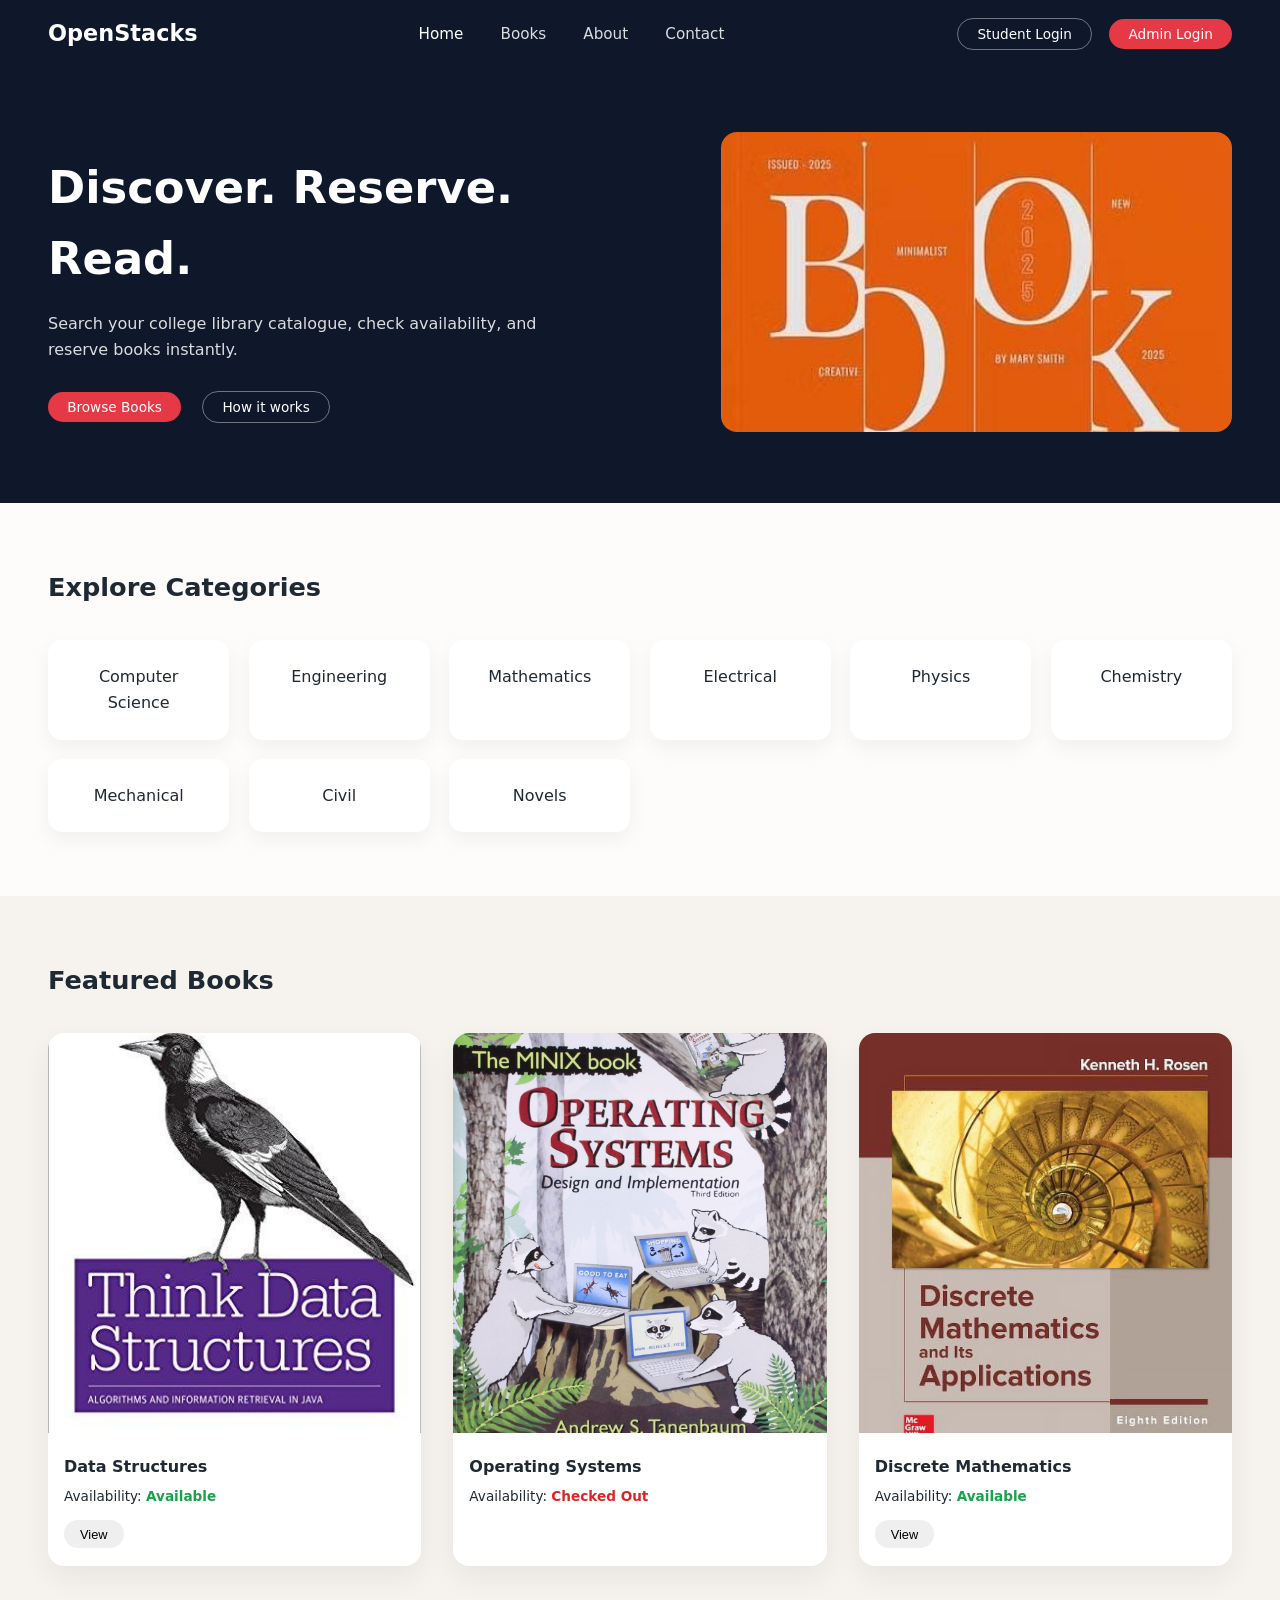
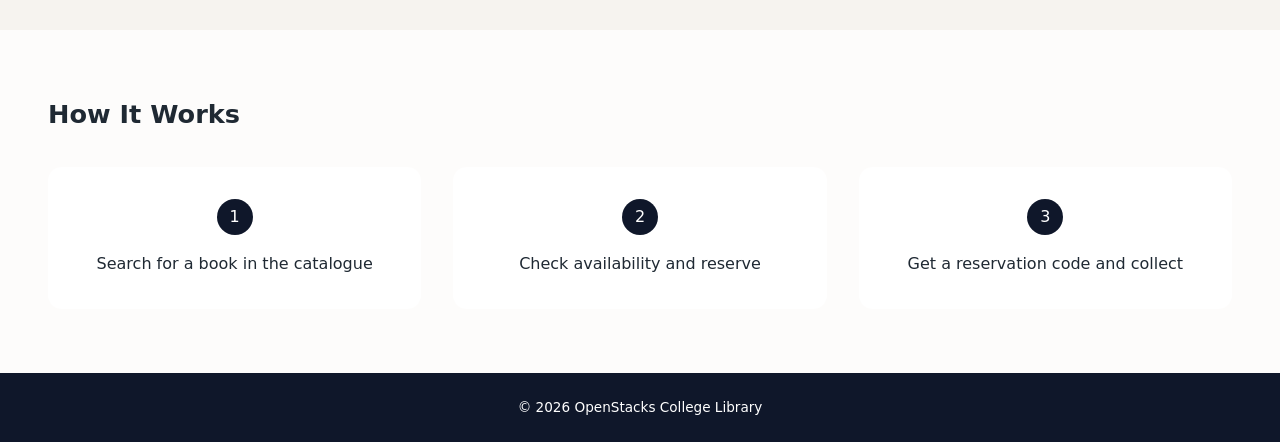
<file: index.html>
<!DOCTYPE html>
<html lang="en">
<head>
  <meta charset="UTF-8" />
  <meta name="viewport" content="width=device-width, initial-scale=1.0" />
  <title>OpenStacks</title>
  <link rel="stylesheet" href="style.css" />
  <link rel="shortcut icon" href="images/favicon.ico" type="image/x-icon">
</head>
<body>
  <!-- Header / Navbar -->
  <header class="navbar">
    <div class="logo">OpenStacks</div>
    <nav>
      <a href="index.html" class="active">Home</a>
      <a href="books/books.html">Books</a>
      <a href="about/about.html">About</a>
      <a href="contact/contact.html">Contact</a>
    </nav>
    <div class="auth">
      <a href="Login/student-login.html" class="btn ghost">Student Login</a>
      <a href="Login/admin-login.html" class="btn primary">Admin Login</a>
    </div>
  </header>

  <!-- Hero Section -->
  <section class="hero">
    <div class="hero-text">
      <h1>Discover. Reserve. Read.</h1>
      <p>
        Search your college library catalogue, check availability, and reserve
        books instantly.
      </p>
      <div class="hero-actions">
        <a href="books/books.html" class="btn primary">Browse Books</a>
        <a href="#how" class="btn ghost">How it works</a>
      </div>
    </div>
    <div class="hero-image">
      <img src="images/library-hero.jpeg" alt="Library illustration"  height= "300px"/>
    </div>
  </section>

  <!-- Categories -->
  <section class="categories">
    <h2>Explore Categories</h2>
    <div class="category-grid">
      <div class="category-card">Computer Science</div>
      <div class="category-card">Engineering</div>
      <div class="category-card">Mathematics</div>
      <div class="category-card">Electrical</div>
      <div class="category-card">Physics</div>
      <div class="category-card">Chemistry</div>
      <div class="category-card">Mechanical</div>
      <div class="category-card">Civil</div>
      <div class="category-card">Novels</div>
    </div>
  </section>

  <!-- Featured Books -->
  <section class="featured">
    <h2>Featured Books</h2>
    <div class="book-grid">
      <div class="book-card">
        <img src="images/book1.jpeg" alt="Book" />
        <h3>Data Structures</h3>
        <p>Availability: <span class="available">Available</span></p>
        <button class="btn small">View</button>
      </div>
      <div class="book-card">
        <img src="images/book2.jpeg" alt="Book" />
        <h3>Operating Systems</h3>
        <p>Availability: <span class="unavailable">Checked Out</span></p>
        <button class="btn small ghost">View</button>
      </div>
      <div class="book-card">
        <img src="images/book3.jpeg" alt="Book" />
        <h3>Discrete Mathematics</h3>
        <p>Availability: <span class="available">Available</span></p>
        <button class="btn small">View</button>
      </div>
    </div>
  </section>

  <!-- How It Works -->
  <section class="how" id="how">
    <h2>How It Works</h2>
    <div class="steps">
      <div class="step">
        <span>1</span>
        <p>Search for a book in the catalogue</p>
      </div>
      <div class="step">
        <span>2</span>
        <p>Check availability and reserve</p>
      </div>
      <div class="step">
        <span>3</span>
        <p>Get a reservation code and collect</p>
      </div>
    </div>
  </section>

  <!-- Footer -->
  <footer class="footer">
    <p>© 2026 OpenStacks College Library</p>
  </footer>
</body>
</html>
</file>
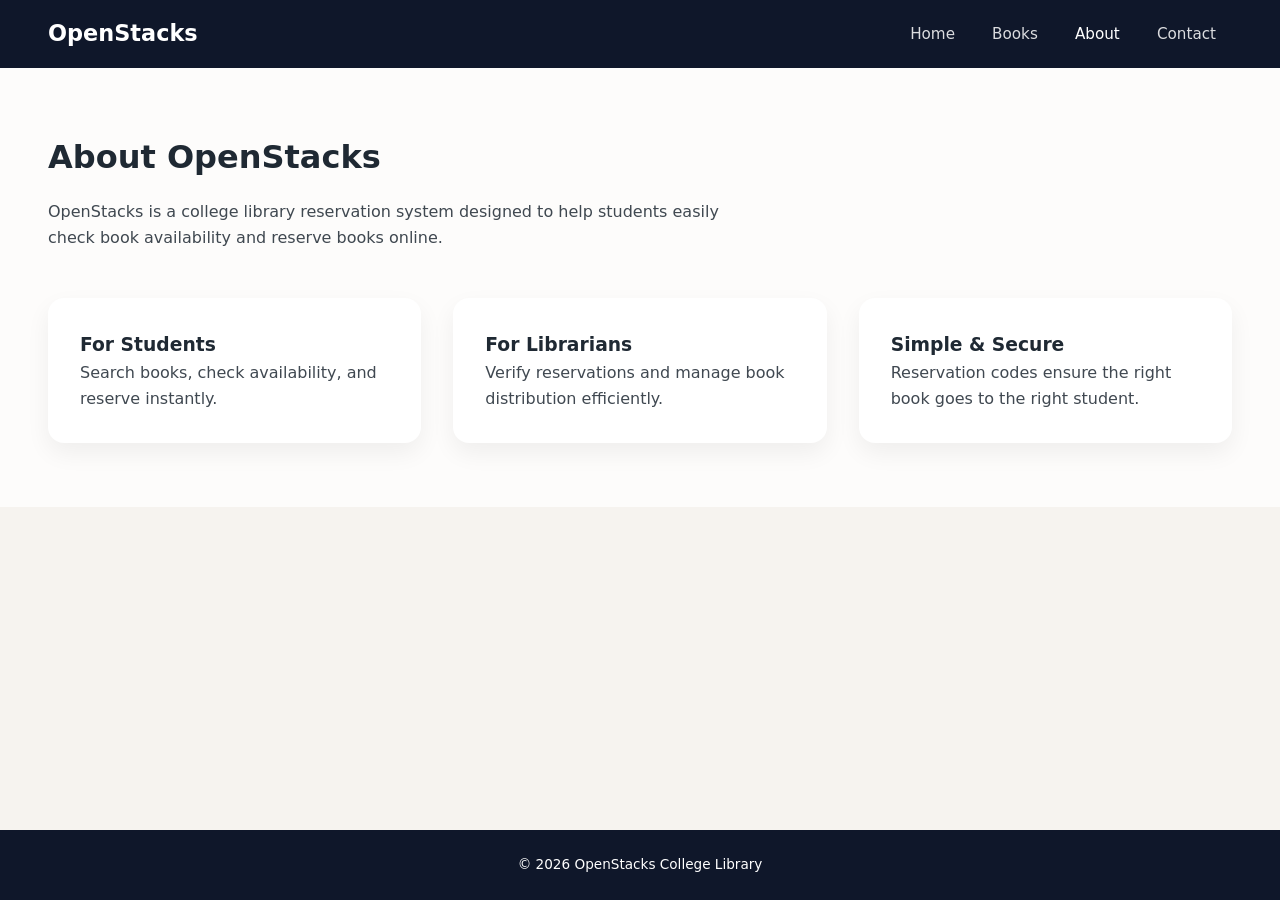
<file: about/about.html>
<!DOCTYPE html>
<html lang="en">
<head>
    <meta charset="UTF-8">
    <meta name="viewport" content="width=device-width, initial-scale=1.0">
    <title>About</title>
  <link rel="stylesheet" href="../style.css">
  <link rel="stylesheet" href="about.css">
</head>
<body>
    <header class="navbar">
  <div class="logo">OpenStacks</div>
  <nav>
    <a href="../index.html">Home</a>
    <a href="../books/books.html">Books</a>
    <a href="about.html" class="active">About</a>
    <a href="../contact/contact.html">Contact</a>
  </nav>
</header>
<main class="page-content">
  <section class="about">
    <h1>About OpenStacks</h1>
    <p>
      OpenStacks is a college library reservation system designed to help students
      easily check book availability and reserve books online.
    </p>

    <div class="about-grid">
      <div class="about-card">
        <h3>For Students</h3>
        <p>Search books, check availability, and reserve instantly.</p>
      </div>
      <div class="about-card">
        <h3>For Librarians</h3>
        <p>Verify reservations and manage book distribution efficiently.</p>
      </div>
      <div class="about-card">
        <h3>Simple & Secure</h3>
        <p>Reservation codes ensure the right book goes to the right student.</p>
      </div>
    </div>
  </section>
</main>
<footer class="footer">
  <p>© 2026 OpenStacks College Library</p>
</footer>

    
</body>
</html>
</file>
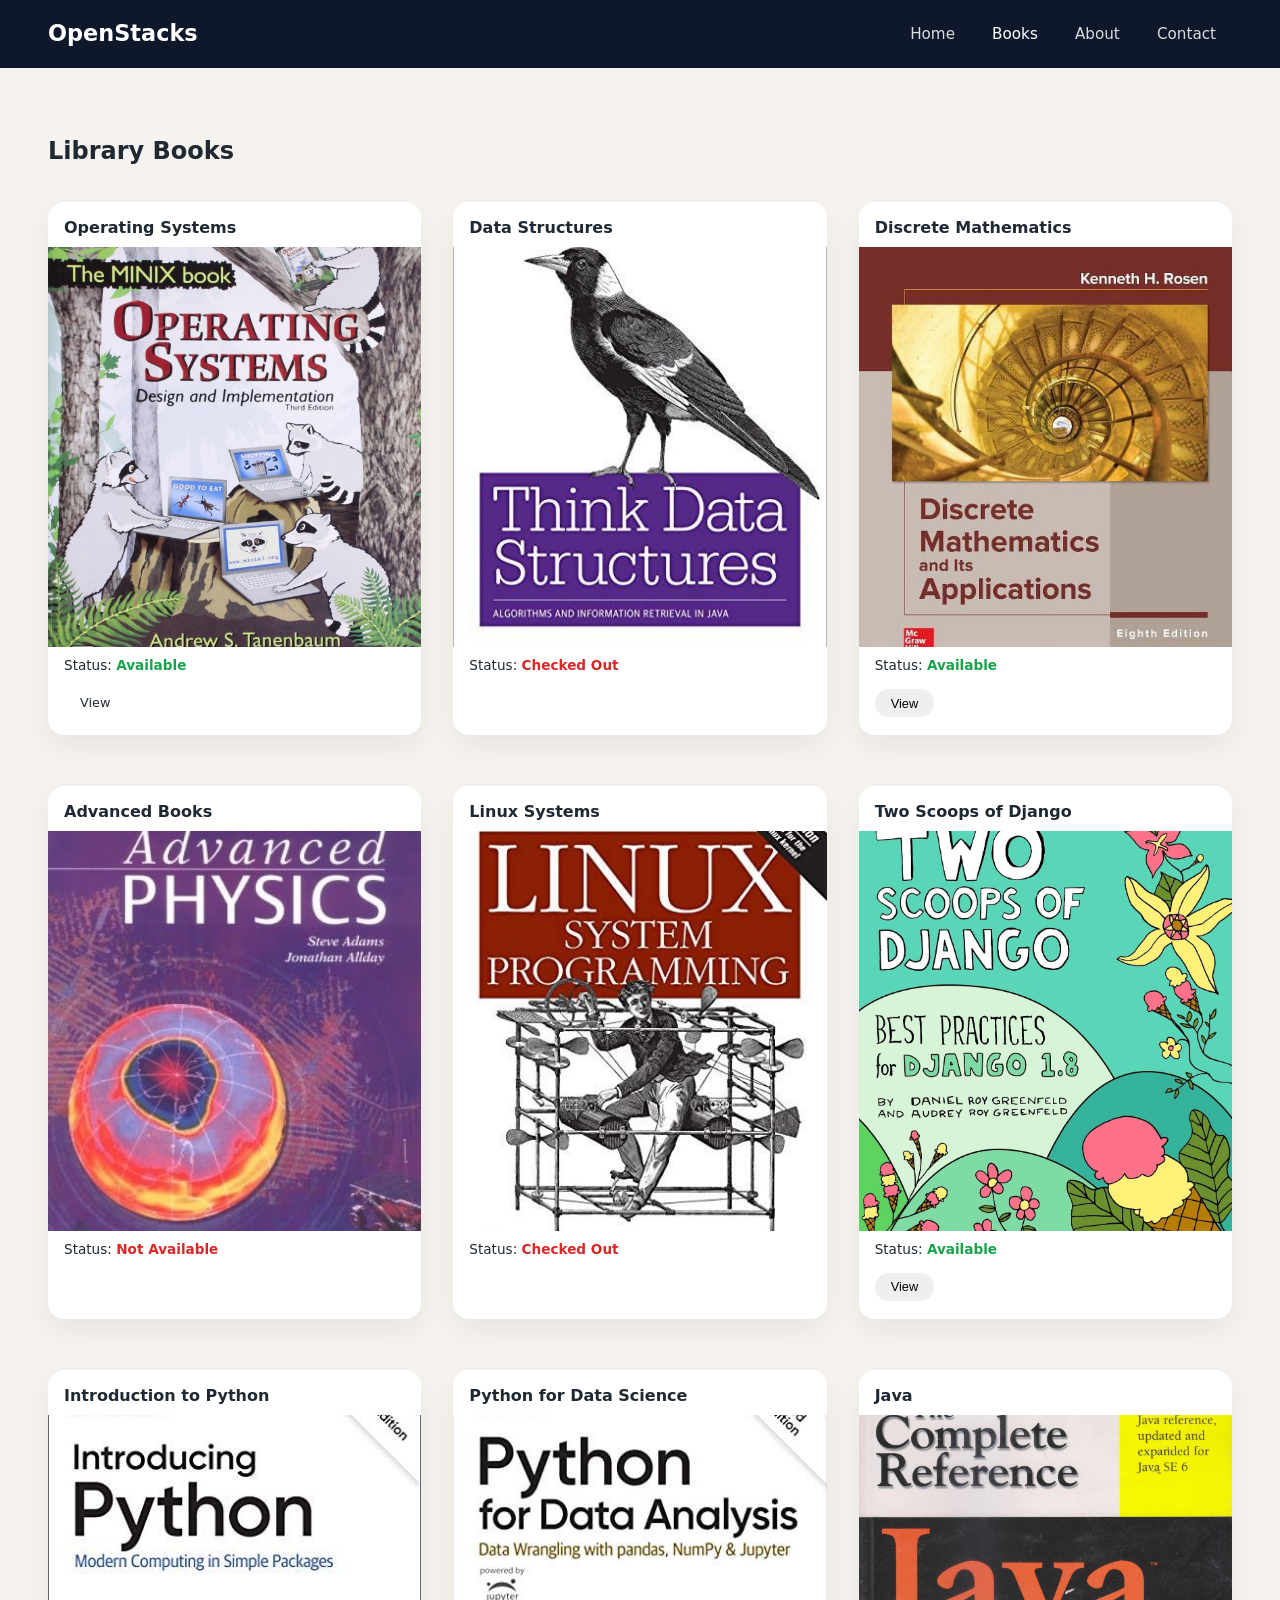
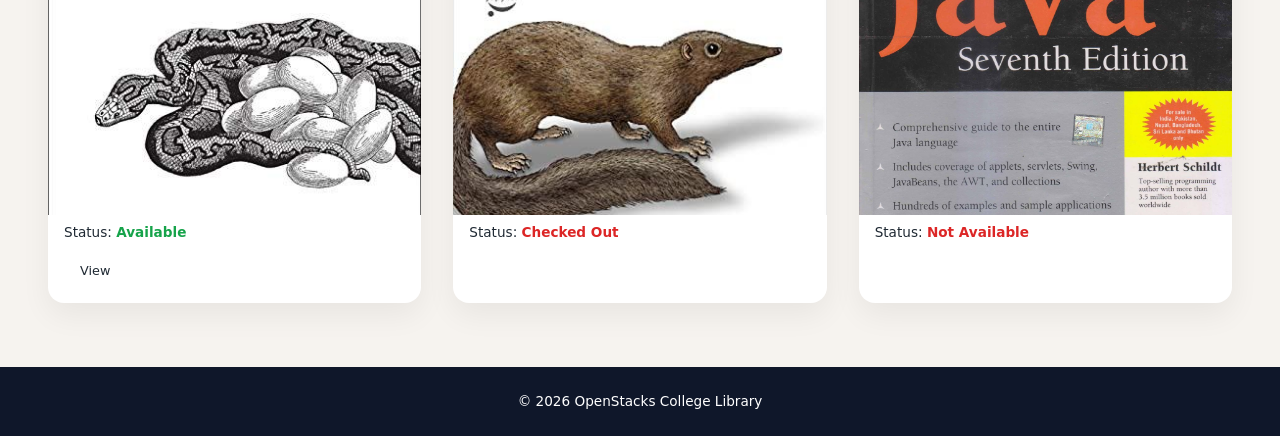
<file: books/books.html>
<!DOCTYPE html>
<html lang="en">
<head>
  <meta charset="UTF-8" />
  <meta name="viewport" content="width=device-width, initial-scale=1.0" />
  <title>Books | OpenStacks</title>
  <link rel="stylesheet" href="../style.css" />
  <link rel="stylesheet" href="books.css" />
</head>
<body>

<header class="navbar">
  <div class="logo">OpenStacks</div>
  <nav>
    <a href="../index.html">Home</a>
    <a href="books.html" class="active">Books</a>
    <a href="../about/about.html">About</a>
    <a href="../contact/contact.html">Contact</a>
  </nav>
</header>

<section class="books">
  <h1>Library Books</h1>

  <!-- first part -->
  <div class="book-grid">
    <div class="book-card">
      <h3>Operating Systems</h3>
      <img src="../images/book2.jpeg" alt="Book" height="100px"/>
      <p>Status: <span class="available">Available</span></p>
      <a href="details.html" class="btn small">View</a>
    </div>

    <div class="book-card">
      <h3>Data Structures</h3>
      <img src="../images/book1.jpeg" alt="Book" height="100px"/>
      <p>Status: <span class="unavailable">Checked Out</span></p>
      <button class="btn small ghost">View</button>
    </div>

    <div class="book-card">
      <h3>Discrete Mathematics</h3>
      <img src="../images/book3.jpeg" alt="Book" height="100px"/>
      <p>Status: <span class="available">Available</span></p>
      <button class="btn small">View</button>
    </div>
  </div>
<br><br>
  <!-- second  -->
<div class="book-grid">
    <div class="book-card">
      <h3>Advanced Books</h3>
      <img src="../images/book4.jpeg" alt="Book" height="100px"/>
      <p>Status: <span class="unavailable">Not Available</span></p>
      <a href="details.html" class="btn small ghost">View</a>
    </div>

    <div class="book-card">
      <h3>Linux Systems</h3>
      <img src="../images/book5.jpeg" alt="Book" height="100px"/>
      <p>Status: <span class="unavailable">Checked Out</span></p>
      <button class="btn small ghost">View</button>
    </div>

    <div class="book-card">
      <h3>Two Scoops of Django</h3>
      <img src="../images/book6.jpeg" alt="Book" height="100px"/>
      <p>Status: <span class="available">Available</span></p>
      <button class="btn small">View</button>
    </div>
  </div>
<br><br>
  <!-- third part -->

  <div class="book-grid">
    <div class="book-card">
      <h3>Introduction to Python</h3>
      <img src="../images/book7.jpeg" alt="Book" height="100px"/>
      <p>Status: <span class="available">Available</span></p>
      <a href="details.html" class="btn small">View</a>
    </div>

    <div class="book-card">
      <h3>Python for Data Science</h3>
      <img src="../images/book8.jpeg" alt="Book" height="100px"/>
      <p>Status: <span class="unavailable">Checked Out</span></p>
      <button class="btn small ghost">View</button>
    </div>

    <div class="book-card">
      <h3>Java</h3>
      <img src="../images/book9.jpeg" alt="Book" height="100px"/>
      <p>Status: <span class="unavailable">Not Available</span></p>
      <button class="btn small ghost">View</button>
    </div>
  </div>

 
</section>

<footer class="footer">
  <p>© 2026 OpenStacks College Library</p>
</footer>

</body>
</html>
</file>
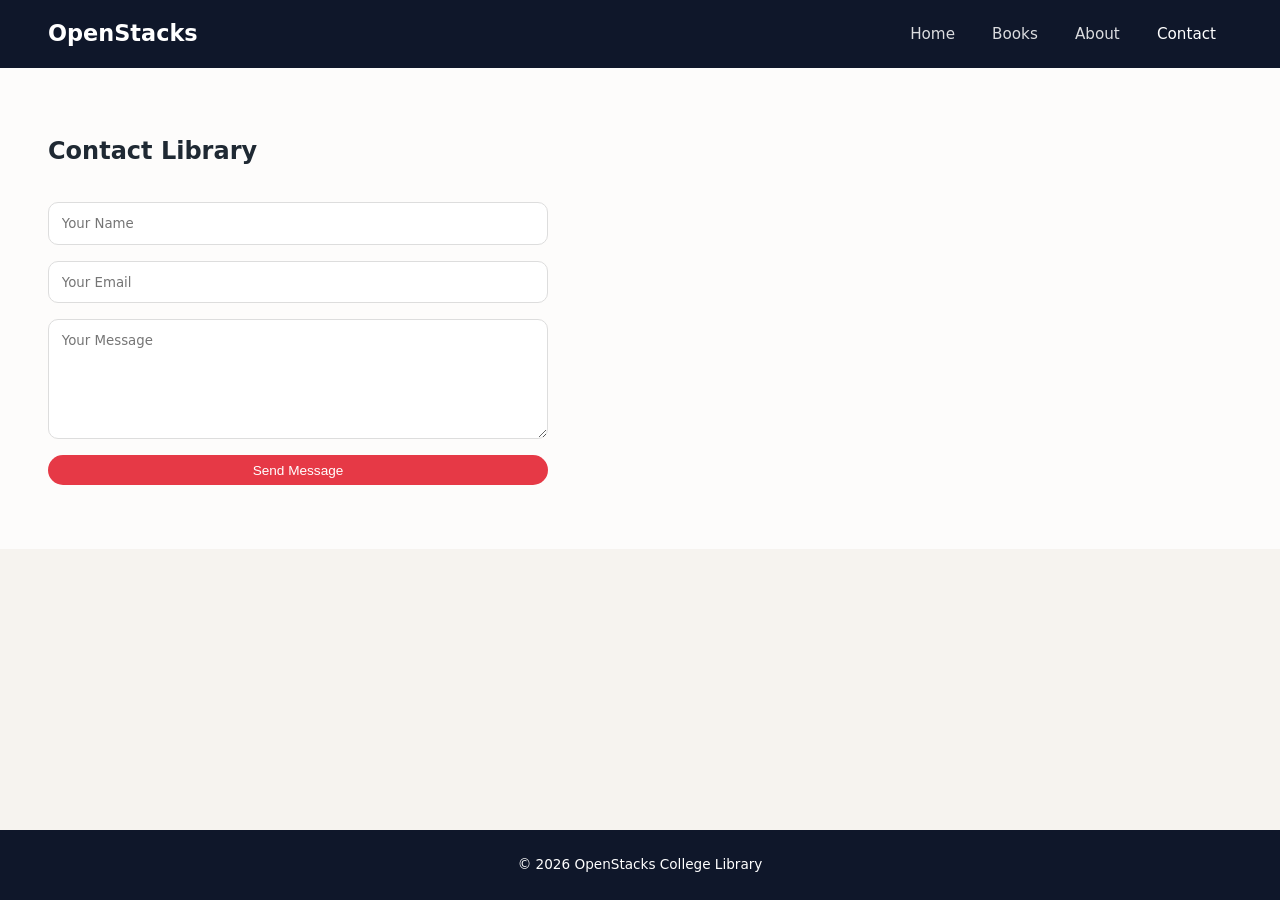
<file: contact/contact.html>
<!DOCTYPE html>
<html lang="en">
<head>
  <meta charset="UTF-8">
  <meta name="viewport" content="width=device-width, initial-scale=1.0">
  <title>Contact</title>
  <link rel="stylesheet" href="../style.css">
  <link rel="stylesheet" href="contact.css">
</head>
<body>
  <header class="navbar">
  <div class="logo">OpenStacks</div>
  <nav>
    <a href="../index.html">Home</a>
    <a href="../books/books.html">Books</a>
    <a href="../about/about.html">About</a>
    <a href="contact.html" class="active">Contact</a>
  </nav>
</header>

<main class="page-content">
  <section class="contact">
    <h1>Contact Library</h1>

    <form class="contact-form">
      <input type="text" placeholder="Your Name" required />
      <input type="email" placeholder="Your Email" required />
      <textarea placeholder="Your Message"></textarea>
      <button class="btn primary">Send Message</button>
    </form>
  </section>
</main>
<footer class="footer">
  <p>© 2026 OpenStacks College Library</p>
</footer>
</body>
</html>
</file>
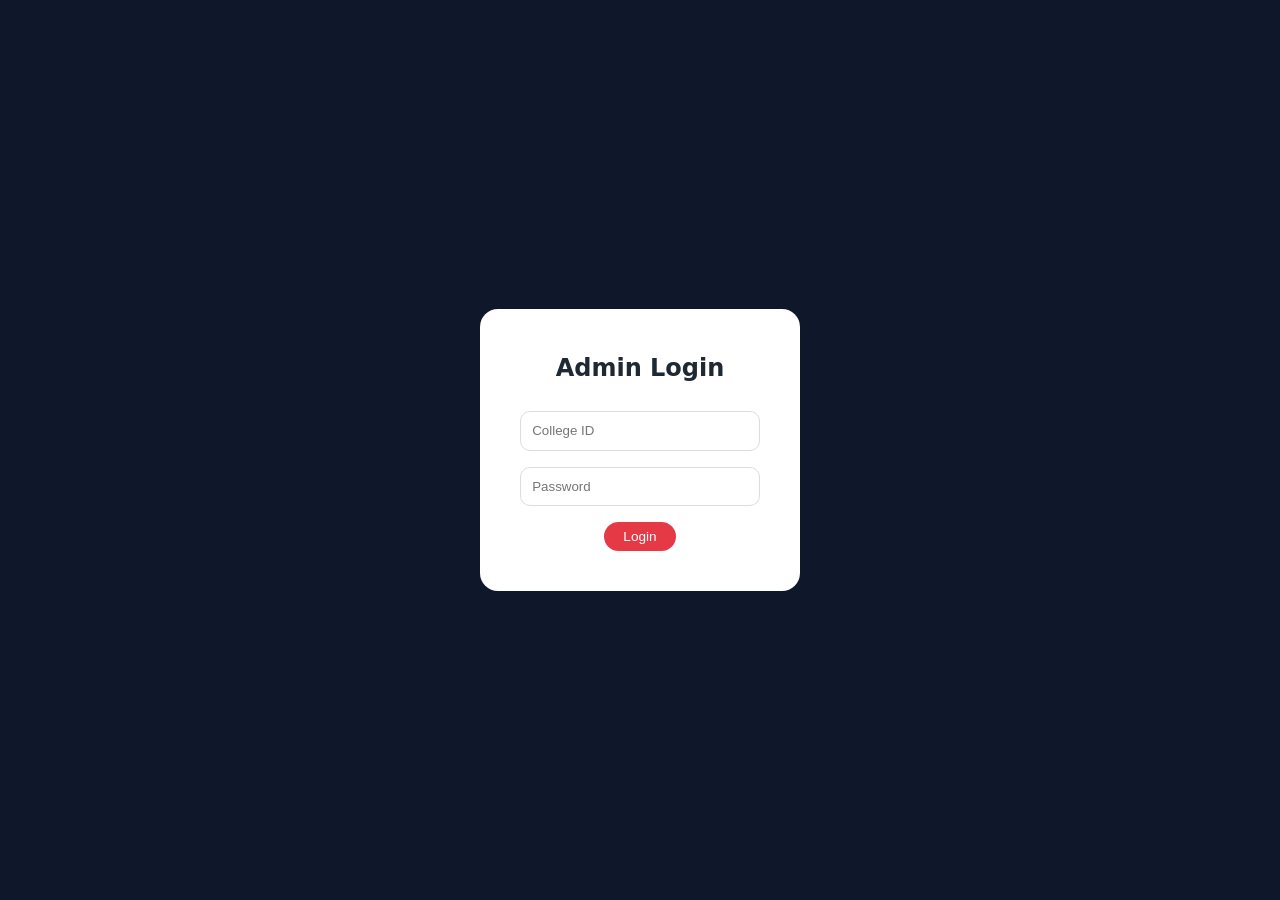
<file: Login/admin-login.html>
<!DOCTYPE html>
<html lang="en">
<head>
  <meta charset="UTF-8" />
  <meta name="viewport" content="width=device-width, initial-scale=1.0" />
  <title>Admin Login</title>
   <link rel="stylesheet" href="../style.css">
  <link rel="stylesheet" href="admin.css" />
</head>
<body>

<section class="auth-page">
  <div class="auth-card">
    <h2>Admin Login</h2>
    <input type="text" placeholder="College ID" />
    <input type="password" placeholder="Password" />
    <button class="btn primary">Login</button>
  </div>
</section>

</body>
</html>
</file>
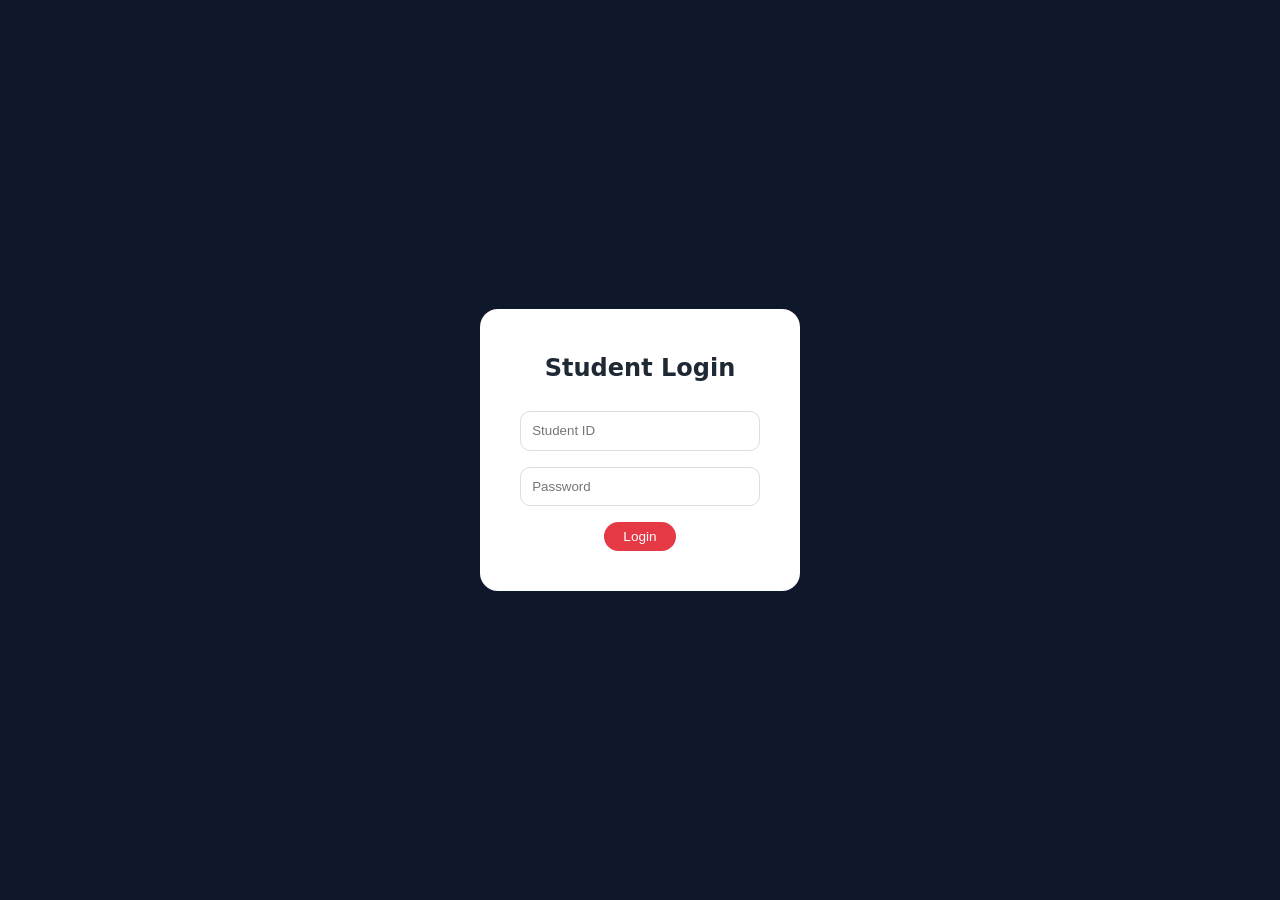
<file: Login/student-login.html>
<!DOCTYPE html>
<html lang="en">
<head>
  <meta charset="UTF-8" />
  <meta name="viewport" content="width=device-width, initial-scale=1.0" />
  <title>Student Login</title>
   <link rel="stylesheet" href="../style.css">
  <link rel="stylesheet" href="student.css" />
</head>
<body>

<section class="auth-page">
  <div class="auth-card">
    <h2>Student Login</h2>
    <input type="text" placeholder="Student ID" />
    <input type="password" placeholder="Password" />
    <button class="btn primary">Login</button>
  </div>
</section>

</body>
</html>
</file>
<file: style.css>
* {
  margin: 0;
  padding: 0;
  box-sizing: border-box;
}

html, body {
  height: 100%;
}

body {
  display: flex;
  flex-direction: column;
}


body {
  font-family: 'Inter', system-ui, -apple-system, BlinkMacSystemFont, sans-serif;
  background-color: #f6f3ef;
  color: #1f2933;
  line-height: 1.6;
}

a {
  text-decoration: none;
  color: inherit;
}

/* Navbar */
.navbar {
  background: #0f172a;
  color: #fff;
  padding: 1rem 3rem;
  display: flex;
  align-items: center;
  justify-content: space-between;
}

.logo {
  font-size: 1.4rem;
  font-weight: 700;
}

.navbar nav a {
  margin: 0 1rem;
  font-size: 0.95rem;
  opacity: 0.85;
}

.navbar nav a.active,
.navbar nav a:hover {
  opacity: 1;
}

.auth .btn {
  margin-left: 0.75rem;
}

/* Buttons */
.btn {
  border-radius: 999px;
  padding: 0.45rem 1.2rem;
  border: none;
  font-size: 0.85rem;
  cursor: pointer;
}

.btn.primary {
  background: #e63946;
  color: #fff;
}

.btn.ghost {
  background: transparent;
  border: 1px solid rgba(255, 255, 255, 0.4);
  color: #fff;
}

.btn.small {
  padding: 0.4rem 1rem;
  font-size: 0.8rem;
}

/* Hero */
.hero {
  background: #0f172a;
  color: #fff;
  padding: 4rem 3rem;
  display: grid;
  grid-template-columns: 1.1fr 0.9fr;
  gap: 3rem;
  align-items: center;
}

.hero-text h1 {
  font-size: 2.8rem;
  font-weight: 700;
  margin-bottom: 1rem;
}

.hero-text p {
  opacity: 0.85;
  max-width: 500px;
}

.hero-actions {
  margin-top: 2rem;
}

.hero-actions .btn {
  margin-right: 1rem;
}

.hero-image img {
  width: 100%;
  border-radius: 16px;
  object-fit: cover;
}

/* Categories */
.categories {
  padding: 4rem 3rem;
  background: #fdfcfb;
}

.categories h2 {
  font-size: 1.6rem;
  margin-bottom: 2rem;
}

.category-grid {
  display: grid;
  grid-template-columns: repeat(auto-fit, minmax(180px, 1fr));
  gap: 1.2rem;
}

.category-card {
  background: #fff;
  border-radius: 14px;
  padding: 1.5rem;
  text-align: center;
  font-weight: 500;
  box-shadow: 0 8px 20px rgba(0, 0, 0, 0.05);
}

/* Featured Books */
.featured {
  padding: 4rem 3rem;
}

.featured h2 {
  font-size: 1.6rem;
  margin-bottom: 2rem;
}

.book-grid {
  display: grid;
  grid-template-columns: repeat(auto-fit, minmax(200px, 1fr));
  gap: 2rem;
}

.book-card {
  background: #fff;
  border-radius: 16px;
  overflow: hidden;
  box-shadow: 0 12px 30px rgba(0, 0, 0, 0.06);
  padding-bottom: 1rem;
}

.book-card img {
  width: 100%;
  height: 400px;
  object-fit: cover;
}

.book-card h3 {
  font-size: 1rem;
  margin: 0.8rem 1rem 0.4rem;
}

.book-card p {
  font-size: 0.85rem;
  margin: 0 1rem 0.8rem;
}

.available {
  color: #16a34a;
  font-weight: 600;
}

.unavailable {
  color: #dc2626;
  font-weight: 600;
}

.book-card .btn {
  margin-left: 1rem;
}

/* How it works */
.how {
  background: #fdfcfb;
  padding: 4rem 3rem;
}

.how h2 {
  font-size: 1.6rem;
  margin-bottom: 2rem;
}

.steps {
  display: grid;
  grid-template-columns: repeat(auto-fit, minmax(200px, 1fr));
  gap: 2rem;
}

.step {
  background: #fff;
  padding: 2rem;
  border-radius: 14px;
  text-align: center;
}

.step span {
  display: inline-block;
  background: #0f172a;
  color: #fff;
  width: 36px;
  height: 36px;
  border-radius: 50%;
  line-height: 36px;
  margin-bottom: 1rem;
}

/* Footer */
.footer {
  background: #0f172a;
  color: #fff;
  text-align: center;
  padding: 1.5rem;
  font-size: 0.85rem;
}
</file>
<file: about/about.css>
.about {
  padding: 4rem 3rem;
  background: #fdfcfb;
}

.about h1 {
  font-size: 2rem;
  margin-bottom: 1rem;
}

.about p {
  max-width: 700px;
  opacity: 0.85;
}

.about-grid {
  margin-top: 3rem;
  display: grid;
  grid-template-columns: repeat(auto-fit, minmax(220px, 1fr));
  gap: 2rem;
}

.about-card {
  background: #fff;
  padding: 2rem;
  border-radius: 16px;
  box-shadow: 0 10px 25px rgba(0,0,0,0.06);
}

.page-content {
  flex: 1;
}
</file>
<file: books/books.css>
.books {
  padding: 4rem 3rem;
}

.books h1 {
  margin-bottom: 2rem;
}

.book-grid {
  display: grid;
  grid-template-columns: repeat(auto-fit, minmax(200px, 1fr));
  gap: 2rem;
}

.book-card {
  background: #fff;
  border-radius: 16px;
  overflow: hidden;
  box-shadow: 0 12px 30px rgba(0, 0, 0, 0.06);
  padding-bottom: 1rem;
}

.book-card img {
  width: 100%;
  height: 400px;
  object-fit: cover;
}

.book-card h3 {
  font-size: 1rem;
  margin: 0.8rem 1rem 0.4rem;
}

.book-card p {
  font-size: 0.85rem;
  margin: 0 1rem 0.8rem;
}

.available {
  color: #16a34a;
  font-weight: 600;
}

.unavailable {
  color: #dc2626;
  font-weight: 600;
}

.book-card .btn {
  margin-left: 1rem;
}
</file>
<file: contact/contact.css>
.contact {
  padding: 4rem 3rem;
  background: #fdfcfb;
}

.contact h1 {
  margin-bottom: 2rem;
}

.contact-form {
  max-width: 500px;
  display: flex;
  flex-direction: column;
  gap: 1rem;
}

.contact-form input,
.contact-form textarea {
  padding: 0.8rem;
  border-radius: 10px;
  border: 1px solid #ddd;
  font-family: inherit;
}

.contact-form textarea {
  min-height: 120px;
}

.page-content {
  flex: 1;
}
</file>
<file: Login/admin.css>
.auth-page {
  min-height: 100vh;
  display: flex;
  justify-content: center;
  align-items: center;
  background: #0f172a;
}

.auth-card {
  background: #fff;
  padding: 2.5rem;
  border-radius: 18px;
  width: 320px;
  text-align: center;
}

.auth-card h2 {
  margin-bottom: 1.5rem;
}

.auth-card input {
  width: 100%;
  padding: 0.7rem;
  margin-bottom: 1rem;
  border-radius: 10px;
  border: 1px solid #ddd;
}
</file>
<file: Login/student.css>
.auth-page {
  min-height: 100vh;
  display: flex;
  justify-content: center;
  align-items: center;
  background: #0f172a;
}

.auth-card {
  background: #fff;
  padding: 2.5rem;
  border-radius: 18px;
  width: 320px;
  text-align: center;
}

.auth-card h2 {
  margin-bottom: 1.5rem;
}

.auth-card input {
  width: 100%;
  padding: 0.7rem;
  margin-bottom: 1rem;
  border-radius: 10px;
  border: 1px solid #ddd;
}
</file>
